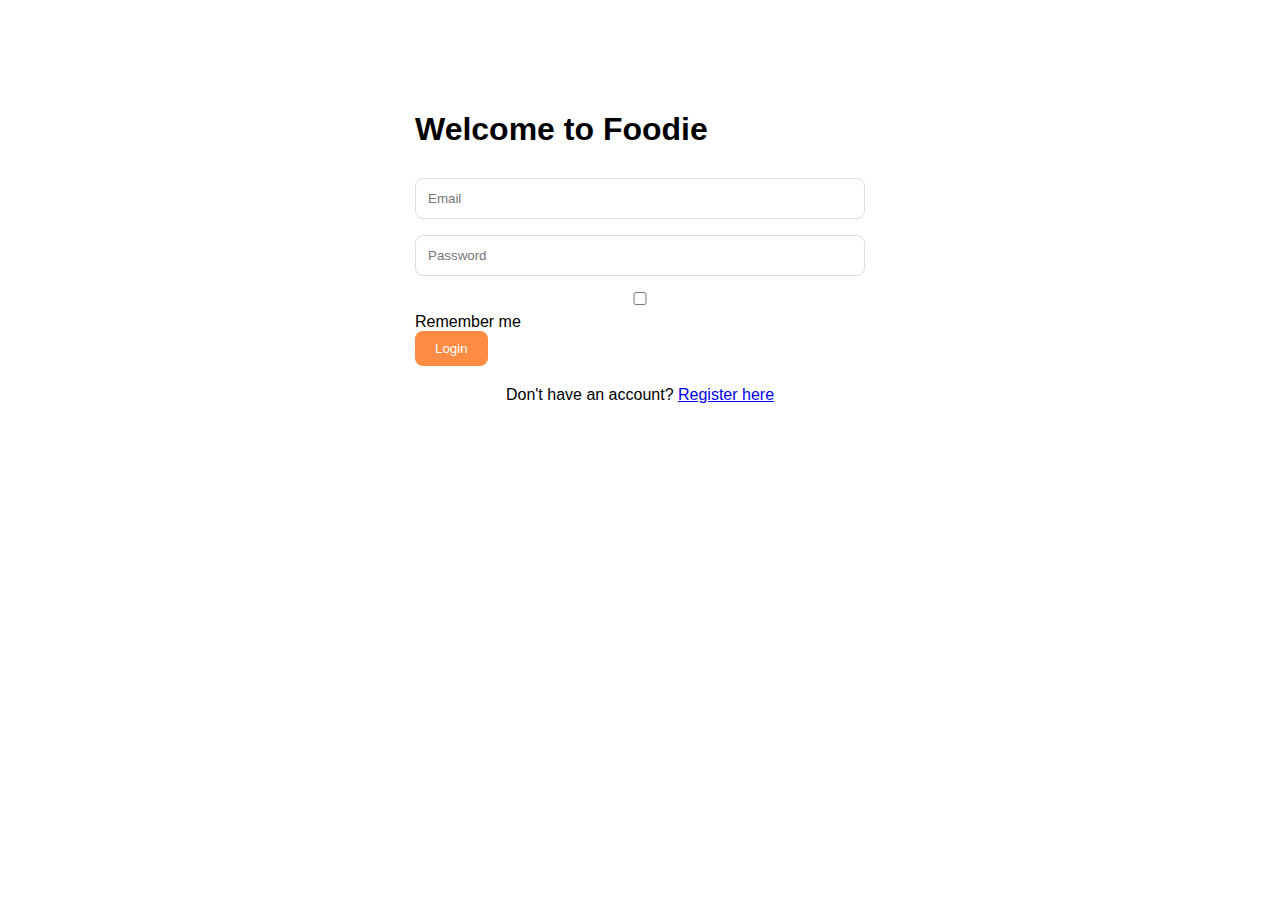
<file: index.html>
<!DOCTYPE html>
<html lang="en">
<head>
  <meta charset="UTF-8">
  <meta name="viewport" content="width=device-width, initial-scale=1.0">
  <title>Foodie - Login</title>
  <link rel="stylesheet" href="css/style.css">
</head>
<body class="loginpage">
  <div class="login-box">
    <h1>Welcome to Foodie</h1>
    <form id="login-form">
      <div class="form-group">
        <input type="email" id="login-email" placeholder="Email" required>
      </div>
      <div class="form-group">
        <input type="password" id="login-password" placeholder="Password" required>
      </div>
      <div class="form-group">
        <label>
          <input type="checkbox" id="remember"> Remember me
        </label>
      </div>
      <button type="submit" class="btn btn-primary">Login</button>
      <p id="login-error" class="text-center mt-20" style="color:red;"></p>
    </form>
    <p class="text-center mt-20">Don't have an account? <a href="register.html">Register here</a></p>
  </div>

  <script>
    document.getElementById('login-form').addEventListener('submit', function(e) {
      e.preventDefault();
      
      const email = document.getElementById('login-email').value;
      const password = document.getElementById('login-password').value;
      const rememberMe = document.getElementById('remember').checked;
      
      // Get users from localStorage
      const users = JSON.parse(localStorage.getItem('users')) || [];
      
      // Find matching user
      const user = users.find(u => u.email === email && u.password === password);
      
      if (user) {
        // Save to current session
        localStorage.setItem('currentUser', JSON.stringify(user));
        
        // Remember me functionality
        if (rememberMe) {
          localStorage.setItem('rememberedUser', JSON.stringify({ email, password }));
        } else {
          localStorage.removeItem('rememberedUser');
        }
        
        // Redirect based on role
        redirectToDashboard(user.role);
      } else {
        document.getElementById('login-error').textContent = 'Invalid email or password!';
      }
    });

    function redirectToDashboard(role) {
      switch(role) {
        case 'customer':
          window.location.href = 'customer.html';
          break;
        case 'owner':
          window.location.href = 'owner.html';
          break;
        case 'admin':
          window.location.href = 'admin.html';
          break;
        default:
          window.location.href = 'index.html';
      }
    }

    // Check for remembered user on page load
    window.addEventListener('DOMContentLoaded', function() {
      const remembered = JSON.parse(localStorage.getItem('rememberedUser'));
      if (remembered) {
        document.getElementById('login-email').value = remembered.email;
        document.getElementById('login-password').value = remembered.password;
        document.getElementById('remember').checked = true;
      }
    });
  </script>
  <script src="js/auth.js"></script>
  <script src="js/navigation.js"></script>
</body>
</html>
</file>
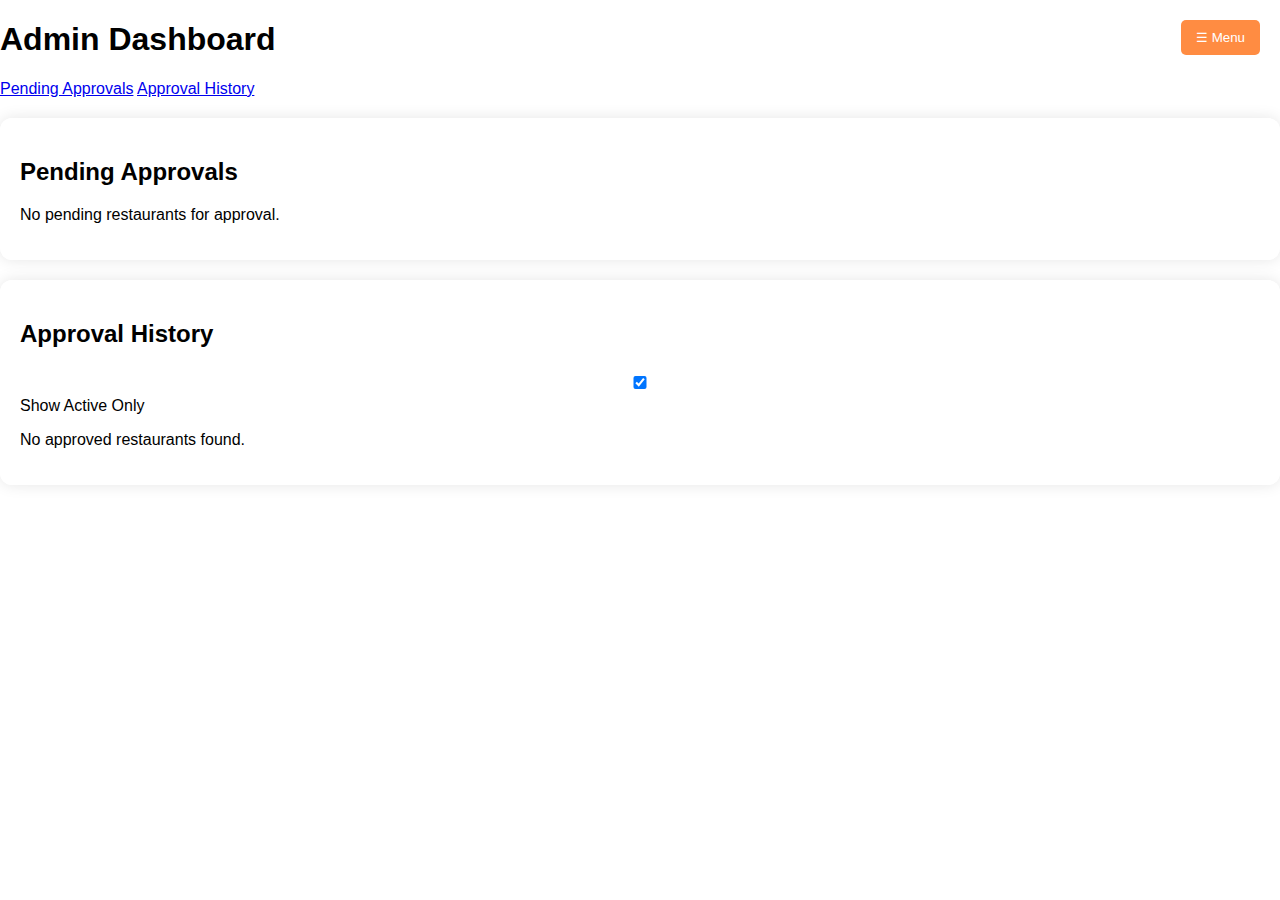
<file: admin.html>
<!DOCTYPE html>
<html lang="en">
<head>
  <meta charset="UTF-8">
  <meta name="viewport" content="width=device-width, initial-scale=1.0">
  <title>Admin Dashboard</title>
  <link rel="stylesheet" href="css/style.css">
  <style>
    .restaurant-card {
      border-left: 4px solid #FFC107;
      margin-bottom: 2rem;
      padding: 1rem;
      background: white;
      border-radius: 8px;
      box-shadow: 0 2px 5px rgba(0,0,0,0.1);
    }
    .restaurant-actions {
      display: flex;
      gap: 1rem;
      margin-top: 1rem;
    }
    .restaurant-tags {
      display: flex;
      flex-wrap: wrap;
      gap: 0.5rem;
      margin: 0.5rem 0;
    }
    .restaurant-tags span {
      background: #e0e0e0;
      padding: 0.25rem 0.75rem;
      border-radius: 20px;
      font-size: 0.8rem;
    }
    .status-badge {
      display: inline-block;
      padding: 3px 10px;
      border-radius: 15px;
      font-size: 0.8em;
      margin-left: 10px;
    }
    .status-pending {
      background: #FFC107;
      color: #333;
    }
    .status-approved {
      background: #4CAF50;
      color: white;
    }
    .status-removed {
      background: #dc3545;
      color: white;
    }
    .feedback-modal, .removal-modal {
      display: none;
      position: fixed;
      top: 0;
      left: 0;
      width: 100%;
      height: 100%;
      background: rgba(0,0,0,0.5);
      z-index: 1000;
      justify-content: center;
      align-items: center;
    }
    .feedback-content, .removal-content {
      background: white;
      padding: 2rem;
      border-radius: 8px;
      width: 80%;
      max-width: 500px;
    }
    .restaurant-stats {
      display: flex;
      gap: 1rem;
      margin-top: 1rem;
      font-size: 0.9rem;
    }
    .restaurant-stat {
      background: #f8f9fa;
      padding: 0.5rem;
      border-radius: 4px;
    }
    .btn-remove {
      background-color: #dc3545;
      color: white;
    }
    .btn-remove:hover {
      background-color: #bb2d3b;
    }
    .form-actions {
      display: flex;
      justify-content: flex-end;
      gap: 1rem;
      margin-top: 1rem;
    }
  </style>
</head>
<body class="admin">
  <header>
    <h1>Admin Dashboard</h1>
    <nav>
      <a href="#approvals">Pending Approvals</a>
      <a href="#approved-history">Approval History</a>
    </nav>
  </header>

  <main>
    <section id="approvals" class="card">
      <h2>Pending Approvals</h2>
      <div id="pending-restaurants">
        <p>Loading pending restaurants...</p>
      </div>
    </section>

    <section id="approved-history" class="card">
      <div class="section-header">
        <h2>Approval History</h2>
        <div class="filter-controls">
          <label>
            <input type="checkbox" id="show-active-only" checked> Show Active Only
          </label>
        </div>
      </div>
      <div id="approved-restaurants">
        <p>Loading approval history...</p>
      </div>
    </section>

    <!-- Rejection Feedback Modal -->
    <div id="feedback-modal" class="feedback-modal">
      <div class="feedback-content card">
        <h3>Provide Rejection Feedback</h3>
        <p>Let the owner know why their restaurant was rejected:</p>
        <textarea id="rejection-reason" placeholder="Reason for rejection..." rows="4"></textarea>
        <div class="form-actions">
          <button onclick="cancelRejection()" class="btn btn-outline">Cancel</button>
          <button onclick="confirmRejection()" class="btn btn-danger">Submit Rejection</button>
        </div>
      </div>
    </div>

    <!-- Removal Confirmation Modal -->
    <div id="removal-modal" class="removal-modal">
      <div class="removal-content card">
        <h3>Confirm Restaurant Removal</h3>
        <p>Are you sure you want to remove this restaurant from the website?</p>
        <p><strong>This action will:</strong></p>
        <ul>
          <li>Immediately hide the restaurant from all customers</li>
          <li>Cancel any pending orders</li>
          <li>Notify the restaurant owner</li>
        </ul>
        <div class="form-actions">
          <button onclick="cancelRemoval()" class="btn btn-outline">Cancel</button>
          <button onclick="confirmRemoval()" class="btn btn-danger">Confirm Removal</button>
        </div>
      </div>
    </div>
  </main>

  <script>
    // Current restaurant IDs for modals
    let currentRestaurantId = null;
    let restaurantToRemove = null;

    document.addEventListener('DOMContentLoaded', () => {
      loadPendingRestaurants();
      loadApprovalHistory();
      
      // Setup filter toggle
      document.getElementById('show-active-only').addEventListener('change', function() {
        loadApprovalHistory();
      });
    });

    function loadPendingRestaurants() {
      const restaurants = JSON.parse(localStorage.getItem('restaurants')) || [];
      const pending = restaurants.filter(r => r.status === 'pending');
      const container = document.getElementById('pending-restaurants');

      if (pending.length === 0) {
        container.innerHTML = '<p>No pending restaurants for approval.</p>';
        return;
      }

      container.innerHTML = pending.map(restaurant => `
        <div class="restaurant-card">
          <h3>${restaurant.name} <span class="status-badge status-pending">Pending</span></h3>
          <p>${restaurant.description || 'No description provided'}</p>
          <p><strong>Location:</strong> ${restaurant.location || 'Not specified'}</p>
          <p><strong>Owner:</strong> ${restaurant.owner || 'Unknown'}</p>
          <p><strong>Submitted:</strong> ${new Date(restaurant.submissionDate).toLocaleDateString()}</p>
          <div class="restaurant-tags">
            ${restaurant.categories ? restaurant.categories.map(tag => `<span>${tag}</span>`).join('') : ''}
          </div>
          <div class="restaurant-actions">
            <button onclick="approveRestaurant('${restaurant.id}')" class="btn btn-success">Approve</button>
            <button onclick="initiateRejection('${restaurant.id}')" class="btn btn-danger">Reject</button>
          </div>
        </div>
      `).join('');
    }

    function loadApprovalHistory() {
      const restaurants = JSON.parse(localStorage.getItem('restaurants')) || [];
      const showActiveOnly = document.getElementById('show-active-only').checked;
      
      let approved = restaurants.filter(r => r.status === 'approved');
      if (showActiveOnly) {
        approved = approved.filter(r => !r.removed);
      }
      
      const container = document.getElementById('approved-restaurants');

      if (approved.length === 0) {
        container.innerHTML = '<p>No approved restaurants found.</p>';
        return;
      }

      container.innerHTML = approved.map(restaurant => `
        <div class="restaurant-card">
          <div class="restaurant-header">
            <h3>${restaurant.name} 
              ${restaurant.removed ? 
                '<span class="status-badge status-removed">Removed</span>' : 
                '<span class="status-badge status-approved">Active</span>'}
            </h3>
            <div class="restaurant-actions">
              ${!restaurant.removed ? `
                <button onclick="initiateRemoval('${restaurant.id}')" class="btn btn-remove">Remove</button>
              ` : `
                <button onclick="restoreRestaurant('${restaurant.id}')" class="btn btn-success">Restore</button>
              `}
            </div>
          </div>
          <p>${restaurant.description || 'No description provided'}</p>
          <p><strong>Location:</strong> ${restaurant.location || 'Not specified'}</p>
          <p><strong>Owner:</strong> ${restaurant.owner || 'Unknown'}</p>
          <p><strong>Approved On:</strong> ${new Date(restaurant.approvalDate).toLocaleDateString()}</p>
          ${restaurant.removed ? `
            <p><strong>Removed On:</strong> ${new Date(restaurant.removalDate).toLocaleDateString()}</p>
            <p><strong>Removal Reason:</strong> ${restaurant.removalReason || 'Not specified'}</p>
          ` : ''}
          <div class="restaurant-tags">
            ${restaurant.categories ? restaurant.categories.map(tag => `<span>${tag}</span>`).join('') : ''}
          </div>
          <div class="restaurant-stats">
            <span class="restaurant-stat">Orders: ${restaurant.orders ? restaurant.orders.length : 0}</span>
            <span class="restaurant-stat">Rating: ${calculateAverageRating(restaurant)}</span>
          </div>
        </div>
      `).join('');
    }

    function calculateAverageRating(restaurant) {
      if (!restaurant.reviews || restaurant.reviews.length === 0) return 'N/A';
      const total = restaurant.reviews.reduce((sum, review) => sum + (review.rating || 0), 0);
      return (total / restaurant.reviews.length).toFixed(1) + '★';
    }

    function approveRestaurant(id) {
      let restaurants = JSON.parse(localStorage.getItem('restaurants')) || [];
      restaurants = restaurants.map(r => {
        if (r.id === id) {
          return { 
            ...r, 
            status: 'approved',
            approvalDate: new Date().toISOString(),
            removed: false
          };
        }
        return r;
      });
      
      localStorage.setItem('restaurants', JSON.stringify(restaurants));
      updateOwnerNotification(id, 'approved');
      loadPendingRestaurants();
      loadApprovalHistory();
      alert('Restaurant approved successfully!');
    }

    function initiateRejection(id) {
      currentRestaurantId = id;
      document.getElementById('feedback-modal').style.display = 'flex';
    }

    function cancelRejection() {
      document.getElementById('feedback-modal').style.display = 'none';
      document.getElementById('rejection-reason').value = '';
      currentRestaurantId = null;
    }

    function confirmRejection() {
      const reason = document.getElementById('rejection-reason').value.trim();
      if (!reason) {
        alert('Please provide a reason for rejection');
        return;
      }

      let restaurants = JSON.parse(localStorage.getItem('restaurants'));
      restaurants = restaurants.filter(r => r.id !== currentRestaurantId);
      localStorage.setItem('restaurants', JSON.stringify(restaurants));
      
      updateOwnerNotification(currentRestaurantId, 'rejected', reason);
      cancelRejection();
      loadPendingRestaurants();
      alert('Restaurant rejected with feedback sent to owner.');
    }

    function initiateRemoval(id) {
      restaurantToRemove = id;
      document.getElementById('removal-modal').style.display = 'flex';
    }

    function cancelRemoval() {
      restaurantToRemove = null;
      document.getElementById('removal-modal').style.display = 'none';
    }

    function confirmRemoval() {
  if (!restaurantToRemove) return;
  
  const reason = prompt("Please provide a reason for removal:");
  if (reason === null) return; // User cancelled
  
  let restaurants = JSON.parse(localStorage.getItem('restaurants')) || [];
  restaurants = restaurants.map(r => {
    if (r.id === restaurantToRemove) {
      return {
        ...r,
        status: 'removed', // Change status to 'removed'
        removalDate: new Date().toISOString(),
        removalReason: reason
      };
    }
    return r;
  });
  
  localStorage.setItem('restaurants', JSON.stringify(restaurants));
  
  // Notify owner
  updateOwnerNotification(
    restaurantToRemove, 
    'removed', 
    reason
  );
  
  // Cancel pending orders
  cancelPendingOrders(restaurantToRemove);
  
  cancelRemoval();
  loadApprovalHistory();
  alert('Restaurant removed successfully.');
}

    function restoreRestaurant(id) {
      let restaurants = JSON.parse(localStorage.getItem('restaurants')) || [];
      restaurants = restaurants.map(r => {
        if (r.id === id) {
          const { removed, removalDate, removalReason, ...rest } = r;
          return rest;
        }
        return r;
      });
      
      localStorage.setItem('restaurants', JSON.stringify(restaurants));
      
      // Notify owner
      updateOwnerNotification(id, 'restored');
      
      loadApprovalHistory();
      alert('Restaurant restored successfully!');
    }

    function cancelPendingOrders(restaurantId) {
      const restaurants = JSON.parse(localStorage.getItem('restaurants')) || [];
      const restaurant = restaurants.find(r => r.id === restaurantId);
      
      if (restaurant && restaurant.orders) {
        const pendingOrders = restaurant.orders.filter(o => o.status === 'pending');
        
        pendingOrders.forEach(order => {
          addCustomerNotification(
            order.customerEmail,
            'order-cancelled',
            `Your order #${order.id} from ${restaurant.name} was cancelled because the restaurant was removed`,
            { orderId: order.id, restaurantId }
          );
        });
      }
    }

    function updateOwnerNotification(restaurantId, status, reason = '') {
      const notifications = JSON.parse(localStorage.getItem('notifications')) || [];
      const restaurant = JSON.parse(localStorage.getItem('restaurants'))
        .find(r => r.id === restaurantId);
      
      if (!restaurant) return;

      let message = '';
      switch(status) {
        case 'approved':
          message = `Your restaurant "${restaurant.name}" has been approved`;
          break;
        case 'rejected':
          message = `Your restaurant "${restaurant.name}" has been rejected`;
          break;
        case 'removed':
          message = `Your restaurant "${restaurant.name}" has been removed from the platform`;
          break;
        case 'restored':
          message = `Your restaurant "${restaurant.name}" has been restored`;
          break;
      }

      notifications.push({
        recipient: restaurant.owner,
        type: `restaurant-${status}`,
        message,
        reason,
        date: new Date().toISOString(),
        read: false,
        restaurantId,
        restaurantName: restaurant.name
      });

      localStorage.setItem('notifications', JSON.stringify(notifications));
    }

    function addCustomerNotification(email, type, message, data = {}) {
      const notifications = JSON.parse(localStorage.getItem('notifications')) || [];
      notifications.push({
        recipient: email,
        type,
        message,
        data,
        date: new Date().toISOString(),
        read: false
      });
      localStorage.setItem('notifications', JSON.stringify(notifications));
    }
  </script>
  <script src="js/navigation.js"></script>
</body>
</html>
</file>
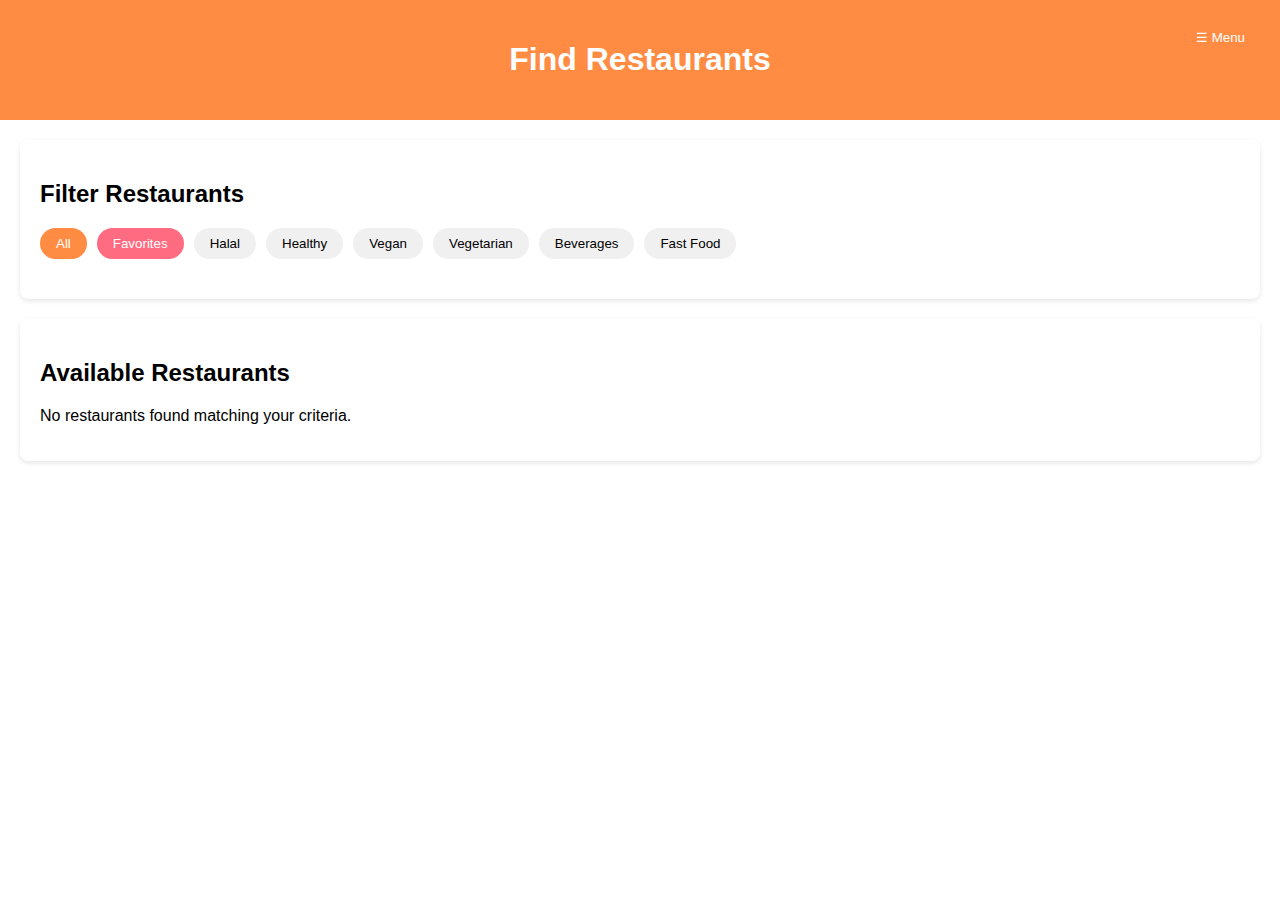
<file: Customer.html>
<!DOCTYPE html>
<html lang="en">
<head>
  <meta charset="UTF-8">
  <meta name="viewport" content="width=device-width, initial-scale=1.0">
  <title>Customer Dashboard</title>
  <link rel="stylesheet" href="css/style.css">
  <style>
    body {
      font-family: 'Arial', sans-serif;
      margin: 0;
      padding: 0;
      background-color: #f5f5f5;
    }
    header {
      background-color: #ff8c42;
      color: white;
      padding: 20px;
      text-align: center;
    }
    .card {
      background: white;
      border-radius: 8px;
      padding: 20px;
      margin: 20px;
      box-shadow: 0 2px 5px rgba(0,0,0,0.1);
    }
    .filter-buttons {
      display: flex;
      gap: 10px;
      margin: 20px 0;
      flex-wrap: wrap;
    }
    .filter-btn {
      padding: 8px 16px;
      border: none;
      border-radius: 20px;
      cursor: pointer;
      background: #f0f0f0;
      transition: all 0.3s;
    }
    .filter-btn.active {
      background: #ff8c42;
      color: white;
    }
    .filter-btn.favorites {
      background: #ff6b81;
      color: white;
    }
    .restaurant-card {
      background: white;
      border-radius: 8px;
      padding: 20px;
      margin-bottom: 20px;
      box-shadow: 0 2px 5px rgba(0,0,0,0.1);
    }
    .restaurant-header {
      display: flex;
      justify-content: space-between;
      align-items: center;
    }
    .restaurant-actions {
      display: flex;
      gap: 10px;
    }
    .restaurant-categories {
      display: flex;
      gap: 8px;
      margin: 10px 0;
      flex-wrap: wrap;
    }
    .category-tag {
      padding: 4px 10px;
      background: #f0f0f0;
      border-radius: 20px;
      font-size: 0.8em;
    }
    .menu-btn, .review-btn {
      background: #ff8c42;
      color: white;
      border: none;
      padding: 8px 16px;
      border-radius: 5px;
      cursor: pointer;
      transition: all 0.3s;
    }
    .menu-btn:hover, .review-btn:hover {
      opacity: 0.9;
    }
    .favorite-btn {
      background: #ff4757;
      color: white;
      border: none;
      padding: 8px 16px;
      border-radius: 5px;
      cursor: pointer;
      transition: all 0.3s;
    }
    .favorite-btn.favorited {
      background: #576574;
    }
    .reviews-container {
      margin-top: 20px;
      border-top: 1px solid #eee;
      padding-top: 20px;
    }
    .review {
      padding: 15px;
      margin: 10px 0;
      background: #f9f9f9;
      border-radius: 8px;
    }
    .review-owner-reply {
      margin-left: 30px;
      padding: 10px;
      background: #f0f0f0;
      border-radius: 8px;
      font-style: italic;
    }
    .menu-modal {
      display: none;
      position: fixed;
      top: 0;
      left: 0;
      width: 100%;
      height: 100%;
      background: rgba(0,0,0,0.5);
      z-index: 1000;
      justify-content: center;
      align-items: center;
    }
    .menu-content {
      background: white;
      padding: 20px;
      border-radius: 8px;
      max-width: 800px;
      width: 90%;
      max-height: 80vh;
      overflow-y: auto;
    }
    .close-menu {
      float: right;
      font-size: 1.5rem;
      cursor: pointer;
    }
    .menu-category {
      margin-top: 20px;
      border-bottom: 1px solid #eee;
      padding-bottom: 10px;
    }
    .menu-item {
      display: flex;
      justify-content: space-between;
      padding: 10px 0;
      border-bottom: 1px dashed #eee;
      align-items: center;
    }
    .menu-item-info {
      flex: 1;
    }
    .menu-item-name {
      font-weight: bold;
    }
    .menu-item-price {
      color: #ff8c42;
      font-weight: bold;
    }
    .menu-item-desc {
      color: #666;
      font-size: 0.9em;
      margin-top: 5px;
    }
    .menu-item-image {
      width: 80px;
      height: 80px;
      object-fit: cover;
      border-radius: 4px;
      margin-left: 15px;
    }
    .quantity-control {
      display: flex;
      align-items: center;
      margin-top: 10px;
    }
    .quantity-btn {
      width: 25px;
      height: 25px;
      border: 1px solid #ddd;
      background: white;
      border-radius: 4px;
      cursor: pointer;
      display: flex;
      align-items: center;
      justify-content: center;
    }
    .quantity-input {
      width: 40px;
      text-align: center;
      margin: 0 5px;
      border: 1px solid #ddd;
      border-radius: 4px;
      padding: 5px;
    }
    .add-to-cart {
      background: #ff8c42;
      color: white;
      border: none;
      padding: 8px 15px;
      border-radius: 4px;
      cursor: pointer;
      margin-top: 10px;
    }
    .order-summary {
      background: #f9f9f9;
      padding: 15px;
      border-radius: 8px;
      margin-top: 20px;
    }
    .order-title {
      font-weight: bold;
      margin-bottom: 10px;
    }
    .order-item {
      display: flex;
      justify-content: space-between;
      margin-bottom: 8px;
    }
    .order-total {
      font-weight: bold;
      border-top: 1px solid #ddd;
      padding-top: 10px;
      margin-top: 10px;
    }
    .checkout-btn {
      background: #4CAF50;
      color: white;
      border: none;
      padding: 10px;
      border-radius: 4px;
      width: 100%;
      cursor: pointer;
      margin-top: 15px;
    }
    .review-modal {
      display: none;
      position: fixed;
      top: 0;
      left: 0;
      width: 100%;
      height: 100%;
      background: rgba(0,0,0,0.5);
      z-index: 1000;
      justify-content: center;
      align-items: center;
    }
    .review-content {
      background: white;
      padding: 20px;
      border-radius: 8px;
      max-width: 500px;
      width: 90%;
    }
    .rating-stars {
      display: flex;
      gap: 5px;
      margin: 10px 0;
    }
    .star {
      font-size: 24px;
      cursor: pointer;
      color: #ddd;
    }
    .star.selected {
      color: #ff8c42;
    }
  </style>
</head>
<body class="customer">
  <header>
    <h1>Find Restaurants</h1>
  </header>

  <main>
    <section class="card">
      <h2>Filter Restaurants</h2>
      <div class="filter-buttons">
        <button class="filter-btn active" data-filter="all">All</button>
        <button class="filter-btn favorites" data-filter="favorites">Favorites</button>
        <button class="filter-btn" data-filter="halal">Halal</button>
        <button class="filter-btn" data-filter="healthy">Healthy</button>
        <button class="filter-btn" data-filter="vegan">Vegan</button>
        <button class="filter-btn" data-filter="vegetarian">Vegetarian</button>
        <button class="filter-btn" data-filter="beverages">Beverages</button>
        <button class="filter-btn" data-filter="fast-food">Fast Food</button>
      </div>
    </section>

    <section id="restaurant-list" class="card">
      <h2>Available Restaurants</h2>
      <div id="restaurants-container">
        <!-- Will be populated by JavaScript -->
      </div>
    </section>
  </main>

  <!-- Enhanced Menu Modal -->
  <div id="menuModal" class="menu-modal">
    <div class="menu-content">
      <span class="close-menu" onclick="closeModal('menuModal')">&times;</span>
      <h2 id="menuRestaurantName">Restaurant Name</h2>
      <p id="menuRestaurantLocation">Location</p>
      <div id="menuItemsContainer"></div>
      
      <!-- Order Summary Section -->
      <div class="order-summary">
        <h3 class="order-title">Your Order</h3>
        <div id="orderItemsContainer">
          <p>No items added yet</p>
        </div>
        <div id="orderTotal" class="order-total">
          Total: $0.00
        </div>
        <button class="checkout-btn" onclick="checkout()">Place Order</button>
      </div>
    </div>
  </div>

  <!-- Review Modal -->
  <div id="reviewModal" class="review-modal">
    <div class="review-content card">
      <span class="close-menu" onclick="closeModal('reviewModal')">&times;</span>
      <h2>Add Review</h2>
      <p>For: <span id="reviewRestaurantName"></span></p>
      <div class="rating-stars">
        <span class="star" onclick="setRating(1)">★</span>
        <span class="star" onclick="setRating(2)">★</span>
        <span class="star" onclick="setRating(3)">★</span>
        <span class="star" onclick="setRating(4)">★</span>
        <span class="star" onclick="setRating(5)">★</span>
      </div>
      <textarea id="reviewText" placeholder="Write your review..." rows="4"></textarea>
      <button onclick="submitReview()" class="btn btn-primary">Submit Review</button>
    </div>
  </div>

  <script>
    // Current state
    let currentFilter = 'all';
    let currentUser = JSON.parse(localStorage.getItem('currentUser')) || null;
    let favorites = JSON.parse(localStorage.getItem('favorites')) || {};
    let currentRating = 0;
    let currentRestaurantForReview = null;
    let currentOrder = {};
    let currentRestaurantForMenu = null;

    // Sample restaurant data with proper prices
    const sampleRestaurants = [
      {
        id: 'rest1',
        name: 'Italian Bistro',
        location: '123 Main St',
        description: 'Authentic Italian cuisine with homemade pasta',
        categories: ['italian', 'pasta'],
        status: 'approved',
        menu: [
          {
            id: 'item1',
            name: 'Margherita Pizza',
            description: 'Classic pizza with tomato sauce and mozzarella',
            price: 12.99,
            category: 'Main Courses',
            image: 'https://images.unsplash.com/photo-1565299624946-b28f40a0ae38?ixlib=rb-1.2.1&auto=format&fit=crop&w=500&q=80'
          },
          {
            id: 'item2',
            name: 'Spaghetti Carbonara',
            description: 'Pasta with eggs, cheese, pancetta, and black pepper',
            price: 14.99,
            category: 'Main Courses',
            image: 'https://images.unsplash.com/photo-1555949258-eb67b1ef0ceb?ixlib=rb-1.2.1&auto=format&fit=crop&w=500&q=80'
          },
          {
            id: 'item3',
            name: 'Tiramisu',
            description: 'Classic Italian dessert with coffee flavor',
            price: 6.99,
            category: 'Desserts',
            image: 'https://images.unsplash.com/photo-1550614000-4895a10e1bfd?ixlib=rb-1.2.1&auto=format&fit=crop&w=500&q=80'
          }
        ],
        reviews: [],
        owner: 'owner@example.com'
      },
      {
        id: 'rest2',
        name: 'Burger Palace',
        location: '456 Oak Ave',
        description: 'Gourmet burgers and fries',
        categories: ['fast-food', 'burgers'],
        status: 'approved',
        menu: [
          {
            id: 'item4',
            name: 'Classic Burger',
            description: 'Beef patty with lettuce, tomato and special sauce',
            price: 8.99,
            category: 'Burgers',
            image: 'https://images.unsplash.com/photo-1568901346375-23c9450c58cd?ixlib=rb-1.2.1&auto=format&fit=crop&w=500&q=80'
          },
          {
            id: 'item5',
            name: 'Cheese Fries',
            description: 'Crispy fries with melted cheese',
            price: 4.99,
            category: 'Sides',
            image: 'https://images.unsplash.com/photo-1541592106381-b31e9677c0e5?ixlib=rb-1.2.1&auto=format&fit=crop&w=500&q=80'
          }
        ],
        reviews: [],
        owner: 'owner@example.com'
      }
    ];

    // Initialize on page load
    document.addEventListener('DOMContentLoaded', function() {
      // Initialize favorites for current user if not exists
      if (currentUser && !favorites[currentUser.email]) {
        favorites[currentUser.email] = [];
        localStorage.setItem('favorites', JSON.stringify(favorites));
      }
      
      // Load sample data if no restaurants exist
      const restaurants = JSON.parse(localStorage.getItem('restaurants')) || sampleRestaurants;
      if (restaurants.length === 0) {
        localStorage.setItem('restaurants', JSON.stringify(sampleRestaurants));
      }
      
      loadRestaurants();
      setupEventListeners();
    });

    function setupEventListeners() {
      // Filter buttons
      document.querySelectorAll('.filter-btn').forEach(btn => {
        btn.addEventListener('click', function() {
          document.querySelectorAll('.filter-btn').forEach(b => b.classList.remove('active'));
          this.classList.add('active');
          currentFilter = this.dataset.filter;
          loadRestaurants();
        });
      });
    }

    function loadRestaurants() {
      try {
        const restaurants = JSON.parse(localStorage.getItem('restaurants')) || [];
        
        // Filter based on status first (only approved and not removed)
        let filtered = restaurants.filter(r => 
          r && r.status === 'approved' && !r.removed
        );

        // Apply additional filters
        if (currentFilter === 'favorites') {
          if (!currentUser) {
            alert('Please login to view favorites');
            return;
          }
          const userFavorites = favorites[currentUser.email] || [];
          filtered = filtered.filter(r => userFavorites.includes(r.id));
        } 
        else if (currentFilter !== 'all') {
          filtered = filtered.filter(r => 
            r.categories && r.categories.includes(currentFilter)
          );
        }

        displayRestaurants(filtered);
      } catch (e) {
        console.error("Error loading restaurants:", e);
        document.getElementById('restaurants-container').innerHTML = 
          '<p>Error loading restaurant data. Please try again.</p>';
      }
    }

    function displayRestaurants(restaurants) {
      const container = document.getElementById('restaurants-container');
      
      if (restaurants.length === 0) {
        container.innerHTML = '<p>No restaurants found matching your criteria.</p>';
        return;
      }

      container.innerHTML = restaurants.map(restaurant => {
        const isFavorite = currentUser && 
                          favorites[currentUser.email] && 
                          favorites[currentUser.email].includes(restaurant.id);
        
        return `
          <div class="restaurant-card" data-id="${restaurant.id}">
            <div class="restaurant-header">
              <h3>${restaurant.name || 'Unnamed Restaurant'}</h3>
              <div class="restaurant-actions">
                ${currentUser ? `
                  <button class="favorite-btn ${isFavorite ? 'favorited' : ''}" 
                    onclick="toggleFavorite('${restaurant.id}', this)">
                    ${isFavorite ? '❤️ Favorited' : '♡ Favorite'}
                  </button>
                ` : ''}
                <button class="menu-btn" onclick="showMenu('${restaurant.id}')">View Menu</button>
                ${currentUser ? `
                  <button class="review-btn" onclick="showReviewModal('${restaurant.id}')">Add Review</button>
                ` : ''}
              </div>
            </div>
            <p>${restaurant.location || 'No address provided'}</p>
            <p>${restaurant.description || 'No description available'}</p>
            <div class="restaurant-categories">
              ${restaurant.categories ? restaurant.categories.map(cat => `
                <span class="category-tag">${cat}</span>
              `).join('') : ''}
            </div>
            <div class="reviews-container">
              <h4>Reviews</h4>
              ${restaurant.reviews && restaurant.reviews.length > 0 ? 
                restaurant.reviews.slice(0, 3).map(review => `
                  <div class="review">
                    <p><strong>${review.user || 'Anonymous'}</strong> ${'★'.repeat(review.rating || 0)}</p>
                    <p>${review.text || 'No review text'}</p>
                    ${review.reply ? `
                      <div class="review-owner-reply">
                        <strong>Owner response:</strong>
                        <p>${review.reply}</p>
                      </div>
                    ` : ''}
                  </div>
                `).join('') : '<p>No reviews yet</p>'}
            </div>
          </div>
        `;
      }).join('');
    }

    function toggleFavorite(restaurantId, buttonElement) {
      if (!currentUser) {
        alert('Please login to add favorites');
        return;
      }

      // Initialize user's favorites if not exists
      if (!favorites[currentUser.email]) {
        favorites[currentUser.email] = [];
      }

      // Toggle favorite status
      const index = favorites[currentUser.email].indexOf(restaurantId);
      if (index === -1) {
        favorites[currentUser.email].push(restaurantId);
      } else {
        favorites[currentUser.email].splice(index, 1);
      }

      // Save to localStorage
      localStorage.setItem('favorites', JSON.stringify(favorites));
      
      // Update button appearance
      if (buttonElement) {
        const isNowFavorite = favorites[currentUser.email].includes(restaurantId);
        buttonElement.classList.toggle('favorited', isNowFavorite);
        buttonElement.innerHTML = isNowFavorite ? '❤️ Favorited' : '♡ Favorite';
      }
      
      // Update display if we're on favorites filter
      if (currentFilter === 'favorites') {
        loadRestaurants();
      }
    }

    function showMenu(restaurantId) {
      try {
        const restaurants = JSON.parse(localStorage.getItem('restaurants')) || [];
        const restaurant = restaurants.find(r => r && r.id === restaurantId);
        
        if (!restaurant) {
          alert('Restaurant not found in our records');
          return;
        }

        currentRestaurantForMenu = restaurantId;
        currentOrder = {};
        document.getElementById('menuRestaurantName').textContent = restaurant.name || 'Unnamed Restaurant';
        document.getElementById('menuRestaurantLocation').textContent = restaurant.location || 'Location not specified';
        
        const menuContainer = document.getElementById('menuItemsContainer');
        menuContainer.innerHTML = '';
        
        if (restaurant.menu && Array.isArray(restaurant.menu)) {
          const menuByCategory = {};
          
          restaurant.menu.forEach(item => {
            if (!item || typeof item !== 'object') return;
            
            const category = item.category || 'Other';
            if (!menuByCategory[category]) {
              menuByCategory[category] = [];
            }
            
            const validItem = {
              id: item.id || Math.random().toString(36).substr(2, 9),
              name: item.name || 'Unnamed Item',
              description: item.description || '',
              price: typeof item.price === 'number' ? item.price : 0,
              image: item.image || 'https://via.placeholder.com/80'
            };
            
            menuByCategory[category].push(validItem);
          });
          
          for (const category in menuByCategory) {
            if (menuByCategory[category].length === 0) continue;
            
            const categoryHTML = document.createElement('div');
            categoryHTML.className = 'menu-category';
            categoryHTML.innerHTML = `<h3>${category}</h3>`;
            
            menuByCategory[category].forEach(item => {
              const itemHTML = document.createElement('div');
              itemHTML.className = 'menu-item';
              itemHTML.innerHTML = `
                <div class="menu-item-info">
                  <div class="menu-item-name">${item.name}</div>
                  ${item.description ? `<div class="menu-item-desc">${item.description}</div>` : ''}
                 <div class="menu-item-price">${formatPrice(item.price)}</div>
                  <div class="quantity-control">
                    <button class="quantity-btn" onclick="adjustQuantity('${item.id}', -1)">-</button>
                    <input type="number" class="quantity-input" id="qty-${item.id}" value="0" min="0">
                    <button class="quantity-btn" onclick="adjustQuantity('${item.id}', 1)">+</button>
                    <button class="add-to-cart" onclick="addToCart('${item.id}')">Add to Cart</button>
                  </div>
                </div>
                <img src="${item.image}" class="menu-item-image" alt="${item.name}">
              `;
              categoryHTML.appendChild(itemHTML);
            });
            
            menuContainer.appendChild(categoryHTML);
          }
        } else {
          menuContainer.innerHTML = '<p>No menu available for this restaurant.</p>';
        }
        function formatPrice(price) {
  // Handle null/undefined/empty string
  if (price === null || price === undefined || price === '') return '$0.00';
  
  // Remove any existing dollar signs or commas
  const cleanPrice = String(price).replace(/[$,]/g, '');
  
  // Convert to number and format
  const numberPrice = parseFloat(cleanPrice);
  return isNaN(numberPrice) ? '$0.00' : `$${numberPrice.toFixed(2)}`;
}
        updateOrderSummary();
        document.getElementById('menuModal').style.display = 'flex';
      } catch (error) {
        console.error("Error displaying menu:", error);
        alert('Failed to load menu. Please try again.');
      }
    }

    function adjustQuantity(itemId, change) {
      const input = document.getElementById(`qty-${itemId}`);
      let newValue = parseInt(input.value) + change;
      newValue = Math.max(0, newValue);
      input.value = newValue;
    }

    function addToCart(itemId) {
      const restaurants = JSON.parse(localStorage.getItem('restaurants')) || [];
      const restaurant = restaurants.find(r => r && r.id === currentRestaurantForMenu);
      
      if (!restaurant) {
        alert('Restaurant not found');
        return;
      }
      
      const menuItem = restaurant.menu.find(item => item && item.id === itemId);
      const quantityInput = document.getElementById(`qty-${itemId}`);
      const quantity = parseInt(quantityInput.value);
      
      if (!menuItem) {
        alert('Menu item not found');
        return;
      }
      
      if (quantity <= 0) {
        alert('Please select at least 1 item');
        return;
      }
      
      if (!currentOrder[itemId]) {
        currentOrder[itemId] = {
          name: menuItem.name,
          price: menuItem.price,
          quantity: 0
        };
      }
      
      currentOrder[itemId].quantity += quantity;
      quantityInput.value = 0;
      updateOrderSummary();
      alert(`${quantity} ${menuItem.name} added to cart!`);
    }

    function updateOrderSummary() {
      const orderContainer = document.getElementById('orderItemsContainer');
      orderContainer.innerHTML = '';
      
      let hasItems = false;
      let total = 0;
      
      for (const itemId in currentOrder) {
        const item = currentOrder[itemId];
        
        if (item.quantity > 0) {
          hasItems = true;
          const itemTotal = item.price * item.quantity;
          total += itemTotal;
          
          const itemElement = document.createElement('div');
          itemElement.className = 'order-item';
          itemElement.innerHTML = `
            <span>${item.quantity}x ${item.name}</span>
            <span>$${itemTotal.toFixed(2)}</span>
          `;
          orderContainer.appendChild(itemElement);
        }
      }
      
      if (!hasItems) {
        orderContainer.innerHTML = '<p>No items added yet</p>';
      }
      
      document.getElementById('orderTotal').textContent = `Total: $${total.toFixed(2)}`;
    }

    function checkout() {
      if (Object.keys(currentOrder).length === 0 || 
          Object.values(currentOrder).every(item => item.quantity === 0)) {
        alert('Your cart is empty');
        return;
      }
      
      // Get restaurant and user info
      const restaurants = JSON.parse(localStorage.getItem('restaurants')) || [];
      const restaurant = restaurants.find(r => r && r.id === currentRestaurantForMenu);
      const user = JSON.parse(localStorage.getItem('currentUser'));
      
      if (!restaurant) {
        alert('Restaurant not found');
        return;
      }
      
      if (!user) {
        alert('Please login to place an order');
        return;
      }
      
      // Create order object
      const order = {
        id: Date.now().toString(),
        restaurantId: restaurant.id,
        restaurantName: restaurant.name,
        customerEmail: user.email,
        items: [],
        total: calculateOrderTotal(),
        status: 'pending',
        orderDate: new Date().toISOString()
      };
      
      // Add items to order
      for (const itemId in currentOrder) {
        const item = currentOrder[itemId];
        if (item.quantity > 0) {
          order.items.push({
            id: itemId,
            name: item.name,
            price: item.price,
            quantity: item.quantity
          });
        }
      }
      
      // Add order to restaurant's orders
      const restaurantIndex = restaurants.findIndex(r => r.id === restaurant.id);
      if (restaurantIndex !== -1) {
        if (!restaurants[restaurantIndex].orders) {
          restaurants[restaurantIndex].orders = [];
        }
        restaurants[restaurantIndex].orders.push(order);
        localStorage.setItem('restaurants', JSON.stringify(restaurants));
      }
      
      // Create notification for owner
      const notifications = JSON.parse(localStorage.getItem('notifications')) || [];
      notifications.push({
        recipient: restaurant.owner,
        type: 'new-order',
        restaurantId: restaurant.id,
        restaurantName: restaurant.name,
        orderId: order.id,
        total: order.total,
        date: new Date().toISOString(),
        read: false
      });
      localStorage.setItem('notifications', JSON.stringify(notifications));
      
      // Show confirmation
      alert(`Order placed successfully! Total: $${order.total.toFixed(2)}`);
      
      // Clear the order
      currentOrder = {};
      updateOrderSummary();
      
      // Close the modal
      closeModal('menuModal');
    }

    function calculateOrderTotal() {
      let total = 0;
      
      for (const itemId in currentOrder) {
        const item = currentOrder[itemId];
        total += item.price * item.quantity;
      }
      
      return total;
    }

    function showReviewModal(restaurantId) {
      if (!currentUser) {
        alert('Please login to add reviews');
        return;
      }
      
      const restaurants = JSON.parse(localStorage.getItem('restaurants')) || [];
      const restaurant = restaurants.find(r => r && r.id === restaurantId);
      
      if (restaurant) {
        currentRestaurantForReview = restaurantId;
        document.getElementById('reviewRestaurantName').textContent = restaurant.name || 'Unnamed Restaurant';
        document.getElementById('reviewModal').style.display = 'flex';
      } else {
        alert('Restaurant not found');
      }
    }

    function setRating(rating) {
      currentRating = rating;
      const stars = document.querySelectorAll('.rating-stars .star');
      stars.forEach((star, index) => {
        star.classList.toggle('selected', index < rating);
      });
    }

    function submitReview() {
      const reviewText = document.getElementById('reviewText').value.trim();
      if (!reviewText) {
        alert('Please write a review before submitting');
        return;
      }
      
      if (currentRating === 0) {
        alert('Please select a rating');
        return;
      }
      
      const restaurants = JSON.parse(localStorage.getItem('restaurants')) || [];
      const restaurantIndex = restaurants.findIndex(r => r && r.id === currentRestaurantForReview);
      
      if (restaurantIndex !== -1) {
        // Initialize reviews array if it doesn't exist
        if (!restaurants[restaurantIndex].reviews) {
          restaurants[restaurantIndex].reviews = [];
        }
        
        // Add new review
        restaurants[restaurantIndex].reviews.unshift({
          user: currentUser.email,
          rating: currentRating,
          text: reviewText,
          date: new Date().toISOString(),
          reply: null
        });
        
        // Save back to localStorage
        localStorage.setItem('restaurants', JSON.stringify(restaurants));
        
        // Create notification for owner
        const notifications = JSON.parse(localStorage.getItem('notifications')) || [];
        notifications.push({
          recipient: restaurants[restaurantIndex].owner,
          type: 'new-review',
          restaurantId: currentRestaurantForReview,
          restaurantName: restaurants[restaurantIndex].name,
          reviewText: reviewText,
          date: new Date().toISOString(),
          read: false
        });
        localStorage.setItem('notifications', JSON.stringify(notifications));
        
        // Close modal and reset
        closeModal('reviewModal');
        document.getElementById('reviewText').value = '';
        currentRating = 0;
        document.querySelectorAll('.rating-stars .star').forEach(star => {
          star.classList.remove('selected');
        });
        
        // Refresh display
        loadRestaurants();
      } else {
        alert('Restaurant not found');
      }
    }

    function closeModal(modalId) {
      document.getElementById(modalId).style.display = 'none';
    }
    
    // Close modals when clicking outside
    window.onclick = function(event) {
      if (event.target.classList.contains('menu-modal')) {
        closeModal('menuModal');
      }
      if (event.target.classList.contains('review-modal')) {
        closeModal('reviewModal');
      }
    }
  </script>
  <script src="js/navigation.js"></script>
  <script src="js/customer.js"></script>
  
</body>
</html>
</file>
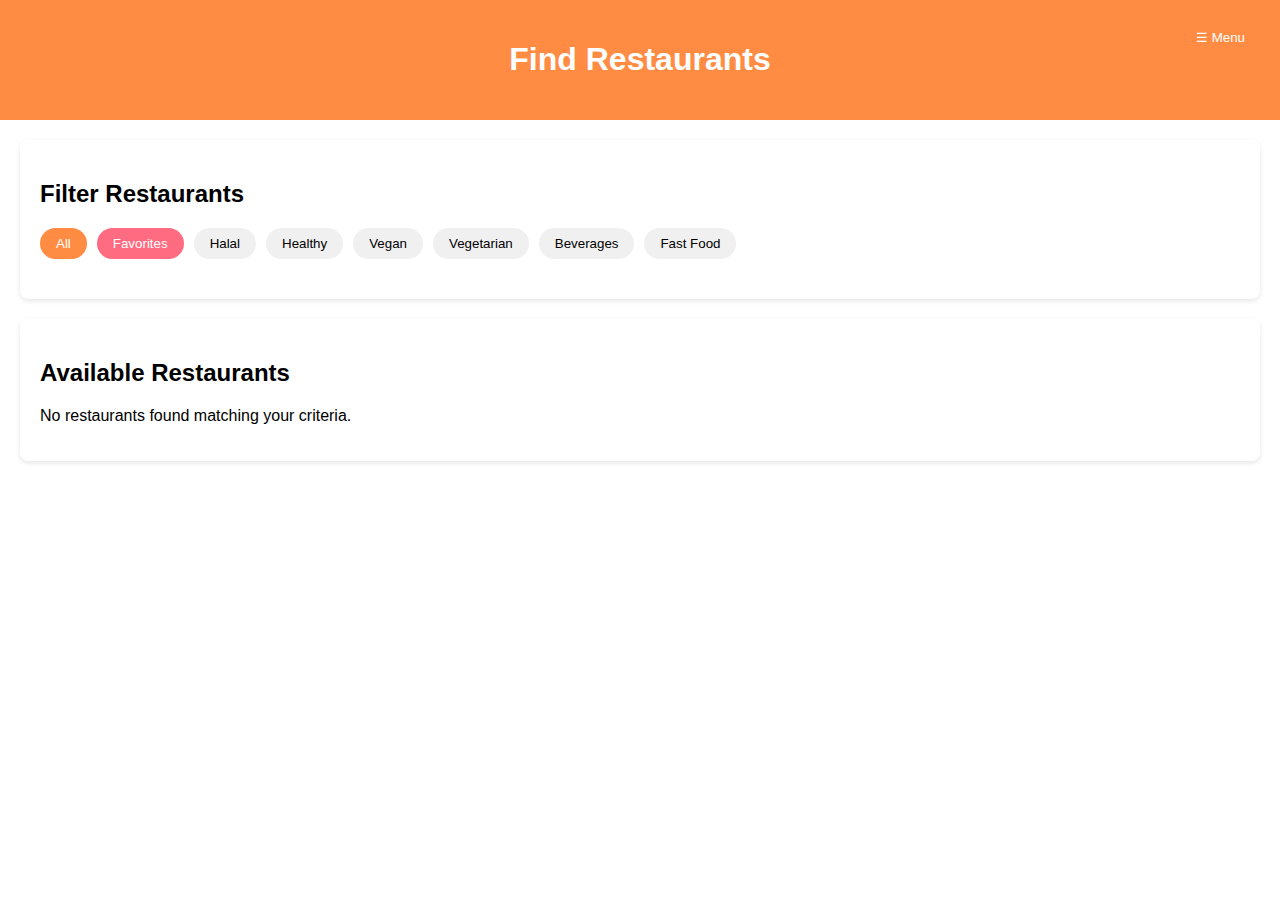
<file: customer.html>
<!DOCTYPE html>
<html lang="en">
<head>
  <meta charset="UTF-8">
  <meta name="viewport" content="width=device-width, initial-scale=1.0">
  <title>Customer Dashboard</title>
  <link rel="stylesheet" href="css/style.css">
  <style>
    body {
      font-family: 'Arial', sans-serif;
      margin: 0;
      padding: 0;
      background-color: #f5f5f5;
    }
    header {
      background-color: #ff8c42;
      color: white;
      padding: 20px;
      text-align: center;
    }
    .card {
      background: white;
      border-radius: 8px;
      padding: 20px;
      margin: 20px;
      box-shadow: 0 2px 5px rgba(0,0,0,0.1);
    }
    .filter-buttons {
      display: flex;
      gap: 10px;
      margin: 20px 0;
      flex-wrap: wrap;
    }
    .filter-btn {
      padding: 8px 16px;
      border: none;
      border-radius: 20px;
      cursor: pointer;
      background: #f0f0f0;
      transition: all 0.3s;
    }
    .filter-btn.active {
      background: #ff8c42;
      color: white;
    }
    .filter-btn.favorites {
      background: #ff6b81;
      color: white;
    }
    .restaurant-card {
      background: white;
      border-radius: 8px;
      padding: 20px;
      margin-bottom: 20px;
      box-shadow: 0 2px 5px rgba(0,0,0,0.1);
    }
    .restaurant-header {
      display: flex;
      justify-content: space-between;
      align-items: center;
    }
    .restaurant-actions {
      display: flex;
      gap: 10px;
    }
    .restaurant-categories {
      display: flex;
      gap: 8px;
      margin: 10px 0;
      flex-wrap: wrap;
    }
    .category-tag {
      padding: 4px 10px;
      background: #f0f0f0;
      border-radius: 20px;
      font-size: 0.8em;
    }
    .menu-btn, .review-btn {
      background: #ff8c42;
      color: white;
      border: none;
      padding: 8px 16px;
      border-radius: 5px;
      cursor: pointer;
      transition: all 0.3s;
    }
    .menu-btn:hover, .review-btn:hover {
      opacity: 0.9;
    }
    .favorite-btn {
      background: #ff4757;
      color: white;
      border: none;
      padding: 8px 16px;
      border-radius: 5px;
      cursor: pointer;
      transition: all 0.3s;
    }
    .favorite-btn.favorited {
      background: #576574;
    }
    .reviews-container {
      margin-top: 20px;
      border-top: 1px solid #eee;
      padding-top: 20px;
    }
    .review {
      padding: 15px;
      margin: 10px 0;
      background: #f9f9f9;
      border-radius: 8px;
    }
    .review-owner-reply {
      margin-left: 30px;
      padding: 10px;
      background: #f0f0f0;
      border-radius: 8px;
      font-style: italic;
    }
    .menu-modal {
      display: none;
      position: fixed;
      top: 0;
      left: 0;
      width: 100%;
      height: 100%;
      background: rgba(0,0,0,0.5);
      z-index: 1000;
      justify-content: center;
      align-items: center;
    }
    .menu-content {
      background: white;
      padding: 20px;
      border-radius: 8px;
      max-width: 800px;
      width: 90%;
      max-height: 80vh;
      overflow-y: auto;
    }
    .close-menu {
      float: right;
      font-size: 1.5rem;
      cursor: pointer;
    }
    .menu-category {
      margin-top: 20px;
      border-bottom: 1px solid #eee;
      padding-bottom: 10px;
    }
    .menu-item {
      display: flex;
      justify-content: space-between;
      padding: 10px 0;
      border-bottom: 1px dashed #eee;
      align-items: center;
    }
    .menu-item-info {
      flex: 1;
    }
    .menu-item-name {
      font-weight: bold;
    }
    .menu-item-price {
      color: #ff8c42;
      font-weight: bold;
    }
    .menu-item-desc {
      color: #666;
      font-size: 0.9em;
      margin-top: 5px;
    }
    .menu-item-image {
      width: 80px;
      height: 80px;
      object-fit: cover;
      border-radius: 4px;
      margin-left: 15px;
    }
    .quantity-control {
      display: flex;
      align-items: center;
      margin-top: 10px;
    }
    .quantity-btn {
      width: 25px;
      height: 25px;
      border: 1px solid #ddd;
      background: white;
      border-radius: 4px;
      cursor: pointer;
      display: flex;
      align-items: center;
      justify-content: center;
    }
    .quantity-input {
      width: 40px;
      text-align: center;
      margin: 0 5px;
      border: 1px solid #ddd;
      border-radius: 4px;
      padding: 5px;
    }
    .add-to-cart {
      background: #ff8c42;
      color: white;
      border: none;
      padding: 8px 15px;
      border-radius: 4px;
      cursor: pointer;
      margin-top: 10px;
    }
    .order-summary {
      background: #f9f9f9;
      padding: 15px;
      border-radius: 8px;
      margin-top: 20px;
    }
    .order-title {
      font-weight: bold;
      margin-bottom: 10px;
    }
    .order-item {
      display: flex;
      justify-content: space-between;
      margin-bottom: 8px;
    }
    .order-total {
      font-weight: bold;
      border-top: 1px solid #ddd;
      padding-top: 10px;
      margin-top: 10px;
    }
    .checkout-btn {
      background: #4CAF50;
      color: white;
      border: none;
      padding: 10px;
      border-radius: 4px;
      width: 100%;
      cursor: pointer;
      margin-top: 15px;
    }
    .review-modal {
      display: none;
      position: fixed;
      top: 0;
      left: 0;
      width: 100%;
      height: 100%;
      background: rgba(0,0,0,0.5);
      z-index: 1000;
      justify-content: center;
      align-items: center;
    }
    .review-content {
      background: white;
      padding: 20px;
      border-radius: 8px;
      max-width: 500px;
      width: 90%;
    }
    .rating-stars {
      display: flex;
      gap: 5px;
      margin: 10px 0;
    }
    .star {
      font-size: 24px;
      cursor: pointer;
      color: #ddd;
    }
    .star.selected {
      color: #ff8c42;
    }
  </style>
</head>
<body class="customer">
  <header>
    <h1>Find Restaurants</h1>
  </header>

  <main>
    <section class="card">
      <h2>Filter Restaurants</h2>
      <div class="filter-buttons">
        <button class="filter-btn active" data-filter="all">All</button>
        <button class="filter-btn favorites" data-filter="favorites">Favorites</button>
        <button class="filter-btn" data-filter="halal">Halal</button>
        <button class="filter-btn" data-filter="healthy">Healthy</button>
        <button class="filter-btn" data-filter="vegan">Vegan</button>
        <button class="filter-btn" data-filter="vegetarian">Vegetarian</button>
        <button class="filter-btn" data-filter="beverages">Beverages</button>
        <button class="filter-btn" data-filter="fast-food">Fast Food</button>
      </div>
    </section>

    <section id="restaurant-list" class="card">
      <h2>Available Restaurants</h2>
      <div id="restaurants-container">
        <!-- Will be populated by JavaScript -->
      </div>
    </section>
  </main>

  <!-- Enhanced Menu Modal -->
  <div id="menuModal" class="menu-modal">
    <div class="menu-content">
      <span class="close-menu" onclick="closeModal('menuModal')">&times;</span>
      <h2 id="menuRestaurantName">Restaurant Name</h2>
      <p id="menuRestaurantLocation">Location</p>
      <div id="menuItemsContainer"></div>
      
      <!-- Order Summary Section -->
      <div class="order-summary">
        <h3 class="order-title">Your Order</h3>
        <div id="orderItemsContainer">
          <p>No items added yet</p>
        </div>
        <div id="orderTotal" class="order-total">
          Total: $0.00
        </div>
        <button class="checkout-btn" onclick="checkout()">Place Order</button>
      </div>
    </div>
  </div>

  <!-- Review Modal -->
  <div id="reviewModal" class="review-modal">
    <div class="review-content card">
      <span class="close-menu" onclick="closeModal('reviewModal')">&times;</span>
      <h2>Add Review</h2>
      <p>For: <span id="reviewRestaurantName"></span></p>
      <div class="rating-stars">
        <span class="star" onclick="setRating(1)">★</span>
        <span class="star" onclick="setRating(2)">★</span>
        <span class="star" onclick="setRating(3)">★</span>
        <span class="star" onclick="setRating(4)">★</span>
        <span class="star" onclick="setRating(5)">★</span>
      </div>
      <textarea id="reviewText" placeholder="Write your review..." rows="4"></textarea>
      <button onclick="submitReview()" class="btn btn-primary">Submit Review</button>
    </div>
  </div>

  <script>
    // Current state
    let currentFilter = 'all';
    let currentUser = JSON.parse(localStorage.getItem('currentUser')) || null;
    let favorites = JSON.parse(localStorage.getItem('favorites')) || {};
    let currentRating = 0;
    let currentRestaurantForReview = null;
    let currentOrder = {};
    let currentRestaurantForMenu = null;

    // Sample restaurant data with proper prices
    const sampleRestaurants = [
      {
        id: 'rest1',
        name: 'Italian Bistro',
        location: '123 Main St',
        description: 'Authentic Italian cuisine with homemade pasta',
        categories: ['italian', 'pasta'],
        status: 'approved',
        menu: [
          {
            id: 'item1',
            name: 'Margherita Pizza',
            description: 'Classic pizza with tomato sauce and mozzarella',
            price: 12.99,
            category: 'Main Courses',
            image: 'https://images.unsplash.com/photo-1565299624946-b28f40a0ae38?ixlib=rb-1.2.1&auto=format&fit=crop&w=500&q=80'
          },
          {
            id: 'item2',
            name: 'Spaghetti Carbonara',
            description: 'Pasta with eggs, cheese, pancetta, and black pepper',
            price: 14.99,
            category: 'Main Courses',
            image: 'https://images.unsplash.com/photo-1555949258-eb67b1ef0ceb?ixlib=rb-1.2.1&auto=format&fit=crop&w=500&q=80'
          },
          {
            id: 'item3',
            name: 'Tiramisu',
            description: 'Classic Italian dessert with coffee flavor',
            price: 6.99,
            category: 'Desserts',
            image: 'https://images.unsplash.com/photo-1550614000-4895a10e1bfd?ixlib=rb-1.2.1&auto=format&fit=crop&w=500&q=80'
          }
        ],
        reviews: [],
        owner: 'owner@example.com'
      },
      {
        id: 'rest2',
        name: 'Burger Palace',
        location: '456 Oak Ave',
        description: 'Gourmet burgers and fries',
        categories: ['fast-food', 'burgers'],
        status: 'approved',
        menu: [
          {
            id: 'item4',
            name: 'Classic Burger',
            description: 'Beef patty with lettuce, tomato and special sauce',
            price: 8.99,
            category: 'Burgers',
            image: 'https://images.unsplash.com/photo-1568901346375-23c9450c58cd?ixlib=rb-1.2.1&auto=format&fit=crop&w=500&q=80'
          },
          {
            id: 'item5',
            name: 'Cheese Fries',
            description: 'Crispy fries with melted cheese',
            price: 4.99,
            category: 'Sides',
            image: 'https://images.unsplash.com/photo-1541592106381-b31e9677c0e5?ixlib=rb-1.2.1&auto=format&fit=crop&w=500&q=80'
          }
        ],
        reviews: [],
        owner: 'owner@example.com'
      }
    ];

    // Initialize on page load
    document.addEventListener('DOMContentLoaded', function() {
      // Initialize favorites for current user if not exists
      if (currentUser && !favorites[currentUser.email]) {
        favorites[currentUser.email] = [];
        localStorage.setItem('favorites', JSON.stringify(favorites));
      }
      
      // Load sample data if no restaurants exist
      const restaurants = JSON.parse(localStorage.getItem('restaurants')) || sampleRestaurants;
      if (restaurants.length === 0) {
        localStorage.setItem('restaurants', JSON.stringify(sampleRestaurants));
      }
      
      loadRestaurants();
      setupEventListeners();
    });

    function setupEventListeners() {
      // Filter buttons
      document.querySelectorAll('.filter-btn').forEach(btn => {
        btn.addEventListener('click', function() {
          document.querySelectorAll('.filter-btn').forEach(b => b.classList.remove('active'));
          this.classList.add('active');
          currentFilter = this.dataset.filter;
          loadRestaurants();
        });
      });
    }

    function loadRestaurants() {
      try {
        const restaurants = JSON.parse(localStorage.getItem('restaurants')) || [];
        
        // Filter based on status first (only approved and not removed)
        let filtered = restaurants.filter(r => 
          r && r.status === 'approved' && !r.removed
        );

        // Apply additional filters
        if (currentFilter === 'favorites') {
          if (!currentUser) {
            alert('Please login to view favorites');
            return;
          }
          const userFavorites = favorites[currentUser.email] || [];
          filtered = filtered.filter(r => userFavorites.includes(r.id));
        } 
        else if (currentFilter !== 'all') {
          filtered = filtered.filter(r => 
            r.categories && r.categories.includes(currentFilter)
          );
        }

        displayRestaurants(filtered);
      } catch (e) {
        console.error("Error loading restaurants:", e);
        document.getElementById('restaurants-container').innerHTML = 
          '<p>Error loading restaurant data. Please try again.</p>';
      }
    }

    function displayRestaurants(restaurants) {
      const container = document.getElementById('restaurants-container');
      
      if (restaurants.length === 0) {
        container.innerHTML = '<p>No restaurants found matching your criteria.</p>';
        return;
      }

      container.innerHTML = restaurants.map(restaurant => {
        const isFavorite = currentUser && 
                          favorites[currentUser.email] && 
                          favorites[currentUser.email].includes(restaurant.id);
        
        return `
          <div class="restaurant-card" data-id="${restaurant.id}">
            <div class="restaurant-header">
              <h3>${restaurant.name || 'Unnamed Restaurant'}</h3>
              <div class="restaurant-actions">
                ${currentUser ? `
                  <button class="favorite-btn ${isFavorite ? 'favorited' : ''}" 
                    onclick="toggleFavorite('${restaurant.id}', this)">
                    ${isFavorite ? '❤️ Favorited' : '♡ Favorite'}
                  </button>
                ` : ''}
                <button class="menu-btn" onclick="showMenu('${restaurant.id}')">View Menu</button>
                ${currentUser ? `
                  <button class="review-btn" onclick="showReviewModal('${restaurant.id}')">Add Review</button>
                ` : ''}
              </div>
            </div>
            <p>${restaurant.location || 'No address provided'}</p>
            <p>${restaurant.description || 'No description available'}</p>
            <div class="restaurant-categories">
              ${restaurant.categories ? restaurant.categories.map(cat => `
                <span class="category-tag">${cat}</span>
              `).join('') : ''}
            </div>
            <div class="reviews-container">
              <h4>Reviews</h4>
              ${restaurant.reviews && restaurant.reviews.length > 0 ? 
                restaurant.reviews.slice(0, 3).map(review => `
                  <div class="review">
                    <p><strong>${review.user || 'Anonymous'}</strong> ${'★'.repeat(review.rating || 0)}</p>
                    <p>${review.text || 'No review text'}</p>
                    ${review.reply ? `
                      <div class="review-owner-reply">
                        <strong>Owner response:</strong>
                        <p>${review.reply}</p>
                      </div>
                    ` : ''}
                  </div>
                `).join('') : '<p>No reviews yet</p>'}
            </div>
          </div>
        `;
      }).join('');
    }

    function toggleFavorite(restaurantId, buttonElement) {
      if (!currentUser) {
        alert('Please login to add favorites');
        return;
      }

      // Initialize user's favorites if not exists
      if (!favorites[currentUser.email]) {
        favorites[currentUser.email] = [];
      }

      // Toggle favorite status
      const index = favorites[currentUser.email].indexOf(restaurantId);
      if (index === -1) {
        favorites[currentUser.email].push(restaurantId);
      } else {
        favorites[currentUser.email].splice(index, 1);
      }

      // Save to localStorage
      localStorage.setItem('favorites', JSON.stringify(favorites));
      
      // Update button appearance
      if (buttonElement) {
        const isNowFavorite = favorites[currentUser.email].includes(restaurantId);
        buttonElement.classList.toggle('favorited', isNowFavorite);
        buttonElement.innerHTML = isNowFavorite ? '❤️ Favorited' : '♡ Favorite';
      }
      
      // Update display if we're on favorites filter
      if (currentFilter === 'favorites') {
        loadRestaurants();
      }
    }

    function showMenu(restaurantId) {
      try {
        const restaurants = JSON.parse(localStorage.getItem('restaurants')) || [];
        const restaurant = restaurants.find(r => r && r.id === restaurantId);
        
        if (!restaurant) {
          alert('Restaurant not found in our records');
          return;
        }

        currentRestaurantForMenu = restaurantId;
        currentOrder = {};
        document.getElementById('menuRestaurantName').textContent = restaurant.name || 'Unnamed Restaurant';
        document.getElementById('menuRestaurantLocation').textContent = restaurant.location || 'Location not specified';
        
        const menuContainer = document.getElementById('menuItemsContainer');
        menuContainer.innerHTML = '';
        
        if (restaurant.menu && Array.isArray(restaurant.menu)) {
          const menuByCategory = {};
          
          restaurant.menu.forEach(item => {
            if (!item || typeof item !== 'object') return;
            
            const category = item.category || 'Other';
            if (!menuByCategory[category]) {
              menuByCategory[category] = [];
            }
            
            const validItem = {
              id: item.id || Math.random().toString(36).substr(2, 9),
              name: item.name || 'Unnamed Item',
              description: item.description || '',
              price: typeof item.price === 'number' ? item.price : 0,
              image: item.image || 'https://via.placeholder.com/80'
            };
            
            menuByCategory[category].push(validItem);
          });
          
          for (const category in menuByCategory) {
            if (menuByCategory[category].length === 0) continue;
            
            const categoryHTML = document.createElement('div');
            categoryHTML.className = 'menu-category';
            categoryHTML.innerHTML = `<h3>${category}</h3>`;
            
            menuByCategory[category].forEach(item => {
              const itemHTML = document.createElement('div');
              itemHTML.className = 'menu-item';
              itemHTML.innerHTML = `
                <div class="menu-item-info">
                  <div class="menu-item-name">${item.name}</div>
                  ${item.description ? `<div class="menu-item-desc">${item.description}</div>` : ''}
                 <div class="menu-item-price">${formatPrice(item.price)}</div>
                  <div class="quantity-control">
                    <button class="quantity-btn" onclick="adjustQuantity('${item.id}', -1)">-</button>
                    <input type="number" class="quantity-input" id="qty-${item.id}" value="0" min="0">
                    <button class="quantity-btn" onclick="adjustQuantity('${item.id}', 1)">+</button>
                    <button class="add-to-cart" onclick="addToCart('${item.id}')">Add to Cart</button>
                  </div>
                </div>
                <img src="${item.image}" class="menu-item-image" alt="${item.name}">
              `;
              categoryHTML.appendChild(itemHTML);
            });
            
            menuContainer.appendChild(categoryHTML);
          }
        } else {
          menuContainer.innerHTML = '<p>No menu available for this restaurant.</p>';
        }
        function formatPrice(price) {
  // Handle null/undefined/empty string
  if (price === null || price === undefined || price === '') return '$0.00';
  
  // Remove any existing dollar signs or commas
  const cleanPrice = String(price).replace(/[$,]/g, '');
  
  // Convert to number and format
  const numberPrice = parseFloat(cleanPrice);
  return isNaN(numberPrice) ? '$0.00' : `$${numberPrice.toFixed(2)}`;
}
        updateOrderSummary();
        document.getElementById('menuModal').style.display = 'flex';
      } catch (error) {
        console.error("Error displaying menu:", error);
        alert('Failed to load menu. Please try again.');
      }
    }

    function adjustQuantity(itemId, change) {
      const input = document.getElementById(`qty-${itemId}`);
      let newValue = parseInt(input.value) + change;
      newValue = Math.max(0, newValue);
      input.value = newValue;
    }

    function addToCart(itemId) {
      const restaurants = JSON.parse(localStorage.getItem('restaurants')) || [];
      const restaurant = restaurants.find(r => r && r.id === currentRestaurantForMenu);
      
      if (!restaurant) {
        alert('Restaurant not found');
        return;
      }
      
      const menuItem = restaurant.menu.find(item => item && item.id === itemId);
      const quantityInput = document.getElementById(`qty-${itemId}`);
      const quantity = parseInt(quantityInput.value);
      
      if (!menuItem) {
        alert('Menu item not found');
        return;
      }
      
      if (quantity <= 0) {
        alert('Please select at least 1 item');
        return;
      }
      
      if (!currentOrder[itemId]) {
        currentOrder[itemId] = {
          name: menuItem.name,
          price: menuItem.price,
          quantity: 0
        };
      }
      
      currentOrder[itemId].quantity += quantity;
      quantityInput.value = 0;
      updateOrderSummary();
      alert(`${quantity} ${menuItem.name} added to cart!`);
    }

    function updateOrderSummary() {
      const orderContainer = document.getElementById('orderItemsContainer');
      orderContainer.innerHTML = '';
      
      let hasItems = false;
      let total = 0;
      
      for (const itemId in currentOrder) {
        const item = currentOrder[itemId];
        
        if (item.quantity > 0) {
          hasItems = true;
          const itemTotal = item.price * item.quantity;
          total += itemTotal;
          
          const itemElement = document.createElement('div');
          itemElement.className = 'order-item';
          itemElement.innerHTML = `
            <span>${item.quantity}x ${item.name}</span>
            <span>$${itemTotal.toFixed(2)}</span>
          `;
          orderContainer.appendChild(itemElement);
        }
      }
      
      if (!hasItems) {
        orderContainer.innerHTML = '<p>No items added yet</p>';
      }
      
      document.getElementById('orderTotal').textContent = `Total: $${total.toFixed(2)}`;
    }

    function checkout() {
      if (Object.keys(currentOrder).length === 0 || 
          Object.values(currentOrder).every(item => item.quantity === 0)) {
        alert('Your cart is empty');
        return;
      }
      
      // Get restaurant and user info
      const restaurants = JSON.parse(localStorage.getItem('restaurants')) || [];
      const restaurant = restaurants.find(r => r && r.id === currentRestaurantForMenu);
      const user = JSON.parse(localStorage.getItem('currentUser'));
      
      if (!restaurant) {
        alert('Restaurant not found');
        return;
      }
      
      if (!user) {
        alert('Please login to place an order');
        return;
      }
      
      // Create order object
      const order = {
        id: Date.now().toString(),
        restaurantId: restaurant.id,
        restaurantName: restaurant.name,
        customerEmail: user.email,
        items: [],
        total: calculateOrderTotal(),
        status: 'pending',
        orderDate: new Date().toISOString()
      };
      
      // Add items to order
      for (const itemId in currentOrder) {
        const item = currentOrder[itemId];
        if (item.quantity > 0) {
          order.items.push({
            id: itemId,
            name: item.name,
            price: item.price,
            quantity: item.quantity
          });
        }
      }
      
      // Add order to restaurant's orders
      const restaurantIndex = restaurants.findIndex(r => r.id === restaurant.id);
      if (restaurantIndex !== -1) {
        if (!restaurants[restaurantIndex].orders) {
          restaurants[restaurantIndex].orders = [];
        }
        restaurants[restaurantIndex].orders.push(order);
        localStorage.setItem('restaurants', JSON.stringify(restaurants));
      }
      
      // Create notification for owner
      const notifications = JSON.parse(localStorage.getItem('notifications')) || [];
      notifications.push({
        recipient: restaurant.owner,
        type: 'new-order',
        restaurantId: restaurant.id,
        restaurantName: restaurant.name,
        orderId: order.id,
        total: order.total,
        date: new Date().toISOString(),
        read: false
      });
      localStorage.setItem('notifications', JSON.stringify(notifications));
      
      // Show confirmation
      alert(`Order placed successfully! Total: $${order.total.toFixed(2)}`);
      
      // Clear the order
      currentOrder = {};
      updateOrderSummary();
      
      // Close the modal
      closeModal('menuModal');
    }

    function calculateOrderTotal() {
      let total = 0;
      
      for (const itemId in currentOrder) {
        const item = currentOrder[itemId];
        total += item.price * item.quantity;
      }
      
      return total;
    }

    function showReviewModal(restaurantId) {
      if (!currentUser) {
        alert('Please login to add reviews');
        return;
      }
      
      const restaurants = JSON.parse(localStorage.getItem('restaurants')) || [];
      const restaurant = restaurants.find(r => r && r.id === restaurantId);
      
      if (restaurant) {
        currentRestaurantForReview = restaurantId;
        document.getElementById('reviewRestaurantName').textContent = restaurant.name || 'Unnamed Restaurant';
        document.getElementById('reviewModal').style.display = 'flex';
      } else {
        alert('Restaurant not found');
      }
    }

    function setRating(rating) {
      currentRating = rating;
      const stars = document.querySelectorAll('.rating-stars .star');
      stars.forEach((star, index) => {
        star.classList.toggle('selected', index < rating);
      });
    }

    function submitReview() {
      const reviewText = document.getElementById('reviewText').value.trim();
      if (!reviewText) {
        alert('Please write a review before submitting');
        return;
      }
      
      if (currentRating === 0) {
        alert('Please select a rating');
        return;
      }
      
      const restaurants = JSON.parse(localStorage.getItem('restaurants')) || [];
      const restaurantIndex = restaurants.findIndex(r => r && r.id === currentRestaurantForReview);
      
      if (restaurantIndex !== -1) {
        // Initialize reviews array if it doesn't exist
        if (!restaurants[restaurantIndex].reviews) {
          restaurants[restaurantIndex].reviews = [];
        }
        
        // Add new review
        restaurants[restaurantIndex].reviews.unshift({
          user: currentUser.email,
          rating: currentRating,
          text: reviewText,
          date: new Date().toISOString(),
          reply: null
        });
        
        // Save back to localStorage
        localStorage.setItem('restaurants', JSON.stringify(restaurants));
        
        // Create notification for owner
        const notifications = JSON.parse(localStorage.getItem('notifications')) || [];
        notifications.push({
          recipient: restaurants[restaurantIndex].owner,
          type: 'new-review',
          restaurantId: currentRestaurantForReview,
          restaurantName: restaurants[restaurantIndex].name,
          reviewText: reviewText,
          date: new Date().toISOString(),
          read: false
        });
        localStorage.setItem('notifications', JSON.stringify(notifications));
        
        // Close modal and reset
        closeModal('reviewModal');
        document.getElementById('reviewText').value = '';
        currentRating = 0;
        document.querySelectorAll('.rating-stars .star').forEach(star => {
          star.classList.remove('selected');
        });
        
        // Refresh display
        loadRestaurants();
      } else {
        alert('Restaurant not found');
      }
    }

    function closeModal(modalId) {
      document.getElementById(modalId).style.display = 'none';
    }
    
    // Close modals when clicking outside
    window.onclick = function(event) {
      if (event.target.classList.contains('menu-modal')) {
        closeModal('menuModal');
      }
      if (event.target.classList.contains('review-modal')) {
        closeModal('reviewModal');
      }
    }
  </script>
  <script src="js/navigation.js"></script>
  <script src="js/customer.js"></script>
  
</body>
</html>
</file>
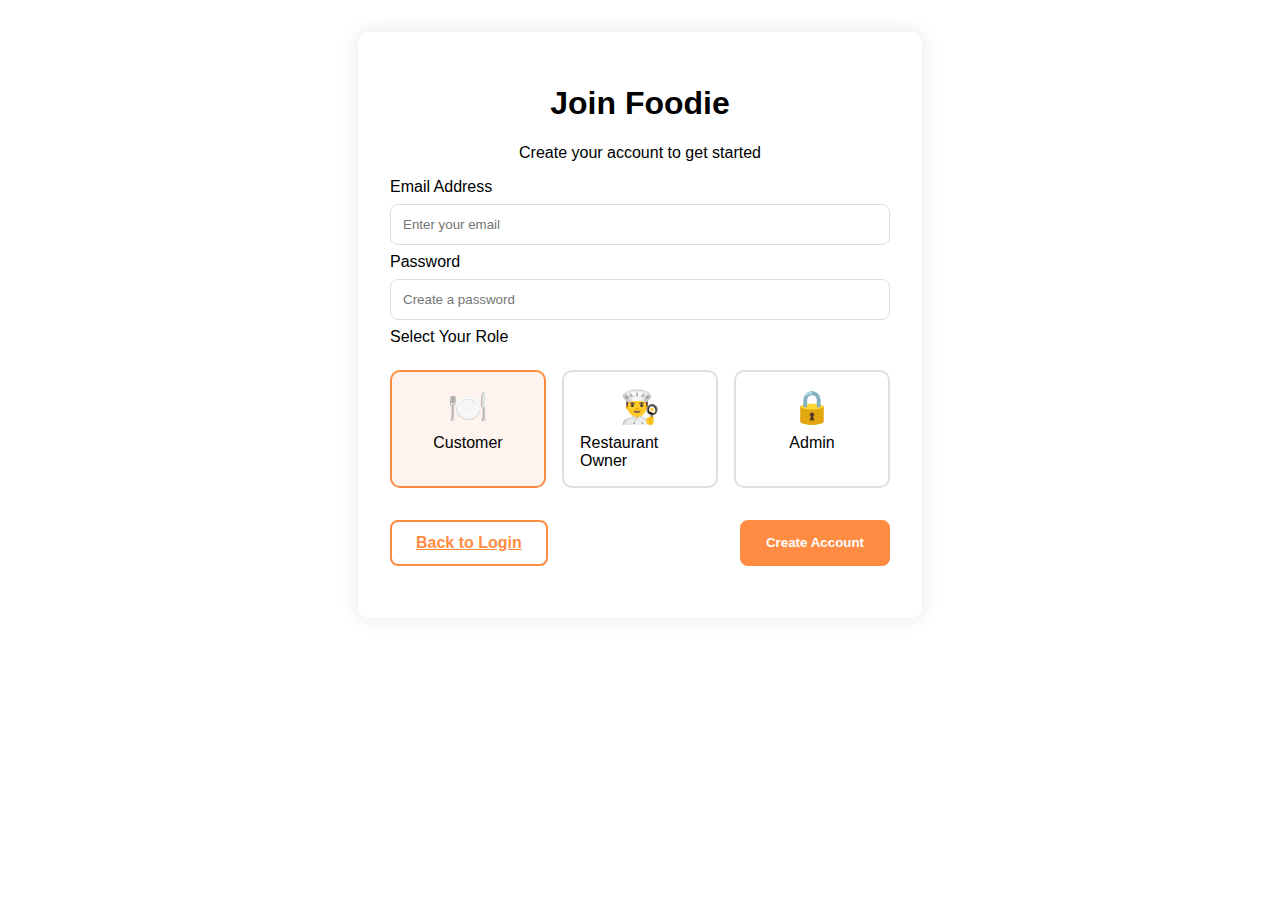
<file: register.html>
<!DOCTYPE html>
<html lang="en">
<head>
  <meta charset="UTF-8">
  <meta name="viewport" content="width=device-width, initial-scale=1.0">
  <title>Foodie - Register</title>
  <link rel="stylesheet" href="css/style.css">
  <style>
    .register-container {
      max-width: 500px;
      margin: 2rem auto;
      padding: 2rem;
      background: rgba(255, 255, 255, 0.95);
      border-radius: 12px;
      box-shadow: 0 0 20px rgba(0, 0, 0, 0.1);
    }
    .role-options {
      display: grid;
      grid-template-columns: repeat(3, 1fr);
      gap: 1rem;
      margin: 1.5rem 0;
    }
    .role-option {
      display: flex;
      flex-direction: column;
      align-items: center;
      padding: 1rem;
      border: 2px solid #e0e0e0;
      border-radius: 10px;
      cursor: pointer;
      transition: all 0.3s ease;
    }
    .role-option:hover {
      border-color: #ff8c42;
    }
    .role-option.selected {
      border-color: #ff8c42;
      background-color: #fff4ed;
    }
    .role-option input {
      display: none;
    }
    .role-icon {
      font-size: 2rem;
      margin-bottom: 0.5rem;
    }
    .form-actions {
      display: flex;
      justify-content: space-between;
      margin-top: 2rem;
    }
    .btn {
      padding: 0.75rem 1.5rem;
      border-radius: 8px;
      font-weight: 600;
      cursor: pointer;
      transition: all 0.3s ease;
    }
    .btn-outline {
      background: transparent;
      border: 2px solid #ff8c42;
      color: #ff8c42;
    }
    .btn-outline:hover {
      background: #ff8c42;
      color: white;
    }
    .btn-primary {
      background: #ff8c42;
      border: 2px solid #ff8c42;
      color: white;
    }
    .btn-primary:hover {
      background: #e67339;
      border-color: #e67339;
    }
  </style>
</head>
<body class="register-page">
  <div class="register-container">
    <h1 class="text-center">Join Foodie</h1>
    <p class="text-center">Create your account to get started</p>
    
    <form id="register-form">
      <div class="form-group">
        <label for="reg-email">Email Address</label>
        <input type="email" id="reg-email" placeholder="Enter your email" required>
      </div>
      
      <div class="form-group">
        <label for="reg-password">Password</label>
        <input type="password" id="reg-password" placeholder="Create a password" required>
      </div>
      
      <div class="form-group">
        <label>Select Your Role</label>
        <div class="role-options">
          <label class="role-option" onclick="selectRole(this, 'customer')">
            <div class="role-icon">🍽️</div>
            <div>Customer</div>
            <input type="radio" name="role" value="customer" checked>
          </label>
          
          <label class="role-option" onclick="selectRole(this, 'owner')">
            <div class="role-icon">👨‍🍳</div>
            <div>Restaurant Owner</div>
            <input type="radio" name="role" value="owner">
          </label>
          
          <label class="role-option" onclick="selectRole(this, 'admin')">
            <div class="role-icon">🔒</div>
            <div>Admin</div>
            <input type="radio" name="role" value="admin">
          </label>
        </div>
      </div>
      
      <div class="form-actions">
        <a href="index.html" class="btn btn-outline">Back to Login</a>
        <button type="submit" class="btn btn-primary">Create Account</button>
      </div>
      
      <p id="register-error" class="text-center mt-20" style="color:red;"></p>
    </form>
  </div>

  <script>
    // Role selection
    function selectRole(element, role) {
      document.querySelectorAll('.role-option').forEach(opt => {
        opt.classList.remove('selected');
      });
      element.classList.add('selected');
      document.querySelector(`input[value="${role}"]`).checked = true;
    }

    // Form submission
    document.getElementById('register-form').addEventListener('submit', function(e) {
      e.preventDefault();
      
      const email = document.getElementById('reg-email').value.trim();
      const password = document.getElementById('reg-password').value.trim();
      const role = document.querySelector('input[name="role"]:checked').value;
      
      // Validate inputs
      if (!email || !password) {
        document.getElementById('register-error').textContent = 'Please fill in all fields';
        return;
      }
      
      // Check if user exists
      const users = JSON.parse(localStorage.getItem('users')) || [];
      if (users.some(user => user.email === email)) {
        document.getElementById('register-error').textContent = 'Email already registered';
        return;
      }
      
      // Create new user
      const newUser = { email, password, role };
      users.push(newUser);
      localStorage.setItem('users', JSON.stringify(users));
      
      // Auto-login and redirect
      localStorage.setItem('currentUser', JSON.stringify(newUser));
      window.location.href = `${role}.html`;
    });

    // Initialize by selecting customer role by default
    document.addEventListener('DOMContentLoaded', () => {
      document.querySelector('.role-option').classList.add('selected');
    });
  </script>
  <script src="js/navigation.js"></script>
  <script src="js/auth.js"></script>
</body>
</html>
</file>
<file: css/style.css>
/* ===== BASE STYLES ===== */
body {
  margin: 0;
  font-family: 'Segoe UI', Tahoma, Geneva, Verdana, sans-serif;
  color: #000000;
}

/* ===== COMMON COMPONENTS ===== */
.card {
  background-color: rgba(255, 255, 255, 0.85);
  border-radius: 12px;
  padding: 20px;
  margin: 20px 0;
  box-shadow: 0 0 15px rgba(0,0,0,0.1);
}

button, .btn {
  padding: 10px 20px;
  border: none;
  border-radius: 8px;
  cursor: pointer;
  transition: all 0.3s;
}

button:hover, .btn:hover {
  opacity: 0.9;
  transform: translateY(-2px);
}

/* ===== ROLE-SPECIFIC STYLES ===== */

/* Customer Dashboard */
body.customer {
  background: url('https://images.unsplash.com/photo-1565299624946-b28f40a0ae38') no-repeat center center fixed;
  background-size: cover;
}

.customer .restaurant-card {
  position: relative;
  margin-bottom: 30px;
}

.customer .review-section {
  margin-top: 20px;
  padding-top: 20px;
  border-top: 1px solid #eee;
}

/* Owner Dashboard */
body.owner {
  background: url('https://images.unsplash.com/photo-1504674900247-0877df9cc836') no-repeat center center fixed;
  background-size: cover;
}

.owner .form-group {
  margin-bottom: 15px;
}

.owner .form-group label {
  display: block;
  margin-bottom: 5px;
}

/* Admin Dashboard */
body.admin {
  background: url('https://images.unsplash.com/photo-1504754524776-8f4f37790ca0') no-repeat center center fixed;
  background-size: cover;
}

.admin .pending-item {
  background-color: rgba(255, 255, 255, 0.9);
  padding: 15px;
  margin-bottom: 15px;
  border-radius: 8px;
}

/* Login/Register Pages */
body.loginpage, body.register-page {
  background: url('https://images.unsplash.com/photo-1506368249639-73a05d6f6488') no-repeat center center fixed;
  background-size: cover;
}

.login-box, .register-box {
  background-color: rgba(255, 255, 255, 0.9);
  max-width: 450px;
  margin: 60px auto;
  padding: 30px;
  border-radius: 12px;
}

/* ===== FORM STYLES ===== */
input, textarea, select {
  width: 100%;
  padding: 12px;
  margin: 8px 0;
  border: 1px solid #ddd;
  border-radius: 8px;
  box-sizing: border-box;
}

textarea {
  min-height: 100px;
  resize: vertical;
}

/* ===== UTILITY CLASSES ===== */
.text-center { text-align: center; }
.mt-20 { margin-top: 20px; }
.mb-20 { margin-bottom: 20px; }
.hidden { display: none; }

/* ===== BUTTON VARIATIONS ===== */
.btn-primary {
  background-color: #ff8c42;
  color: white;
}

.btn-success {
  background-color: #28a745;
  color: white;
}

.btn-danger {
  background-color: #dc3545;
  color: white;
}

.btn-favorite {
  background-color: #ffc107;
  color: #333;
}
.menu-item {
  padding: 15px;
  margin-bottom: 15px;
  background: #f9f9f9;
  border-radius: 8px;
}

.order-controls {
  display: flex;
  gap: 10px;
  margin-top: 10px;
  align-items: center;
}

.order-item {
  padding: 10px;
  margin-bottom: 5px;
  background: #f0f0f0;
  border-radius: 5px;
  display: flex;
  justify-content: space-between;
  align-items: center;
}
</file>
